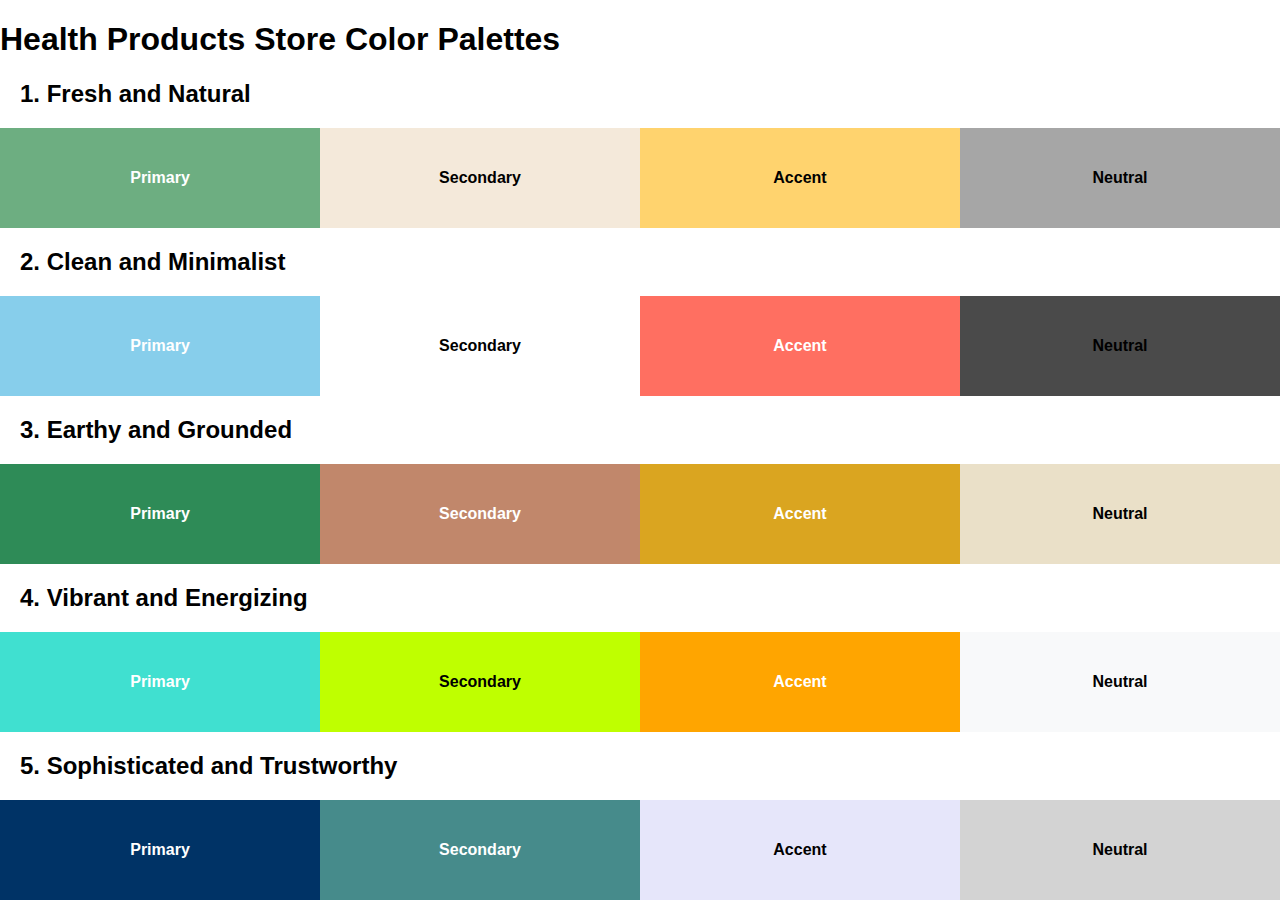
<file: siand.html>
<!DOCTYPE html>
<html lang="en">
<head>
    <meta charset="UTF-8">
    <meta name="viewport" content="width=device-width, initial-scale=1.0">
    <title>Health Products Store Color Palettes</title>
    <style>
        body {
            font-family: Arial, sans-serif;
            margin: 0;
            padding: 0;
        }
        .palette {
            display: flex;
            margin: 20px 0;
        }
        .palette div {
            flex: 1;
            height: 100px;
            text-align: center;
            line-height: 100px;
            color: white;
            font-weight: bold;
        }
        .palette div.neutral {
            color: black;
        }
        h2 {
            margin: 20px;
        }
    </style>
</head>
<body>
    <h1>Health Products Store Color Palettes</h1>

    <h2>1. Fresh and Natural</h2>
    <div class="palette">
        <div style="background-color: #6DAE81;">Primary</div>
        <div style="background-color: #F4E9DA; color: black;">Secondary</div>
        <div style="background-color: #FFD36E; color: black;">Accent</div>
        <div style="background-color: #A6A6A6;" class="neutral">Neutral</div>
    </div>

    <h2>2. Clean and Minimalist</h2>
    <div class="palette">
        <div style="background-color: #87CEEB;">Primary</div>
        <div style="background-color: #FFFFFF; color: black;">Secondary</div>
        <div style="background-color: #FF6F61;">Accent</div>
        <div style="background-color: #4A4A4A;" class="neutral">Neutral</div>
    </div>

    <h2>3. Earthy and Grounded</h2>
    <div class="palette">
        <div style="background-color: #2E8B57;">Primary</div>
        <div style="background-color: #C1876B;">Secondary</div>
        <div style="background-color: #DAA520;">Accent</div>
        <div style="background-color: #EAE0C8; color: black;" class="neutral">Neutral</div>
    </div>

    <h2>4. Vibrant and Energizing</h2>
    <div class="palette">
        <div style="background-color: #40E0D0;">Primary</div>
        <div style="background-color: #BFFF00; color: black;">Secondary</div>
        <div style="background-color: #FFA500;">Accent</div>
        <div style="background-color: #F8F9FA; color: black;" class="neutral">Neutral</div>
    </div>

    <h2>5. Sophisticated and Trustworthy</h2>
    <div class="palette">
        <div style="background-color: #003366;">Primary</div>
        <div style="background-color: #468B8B;">Secondary</div>
        <div style="background-color: #E6E6FA; color: black;">Accent</div>
        <div style="background-color: #D3D3D3; color: black;" class="neutral">Neutral</div>
    </div>
</body>
</html>
</file>
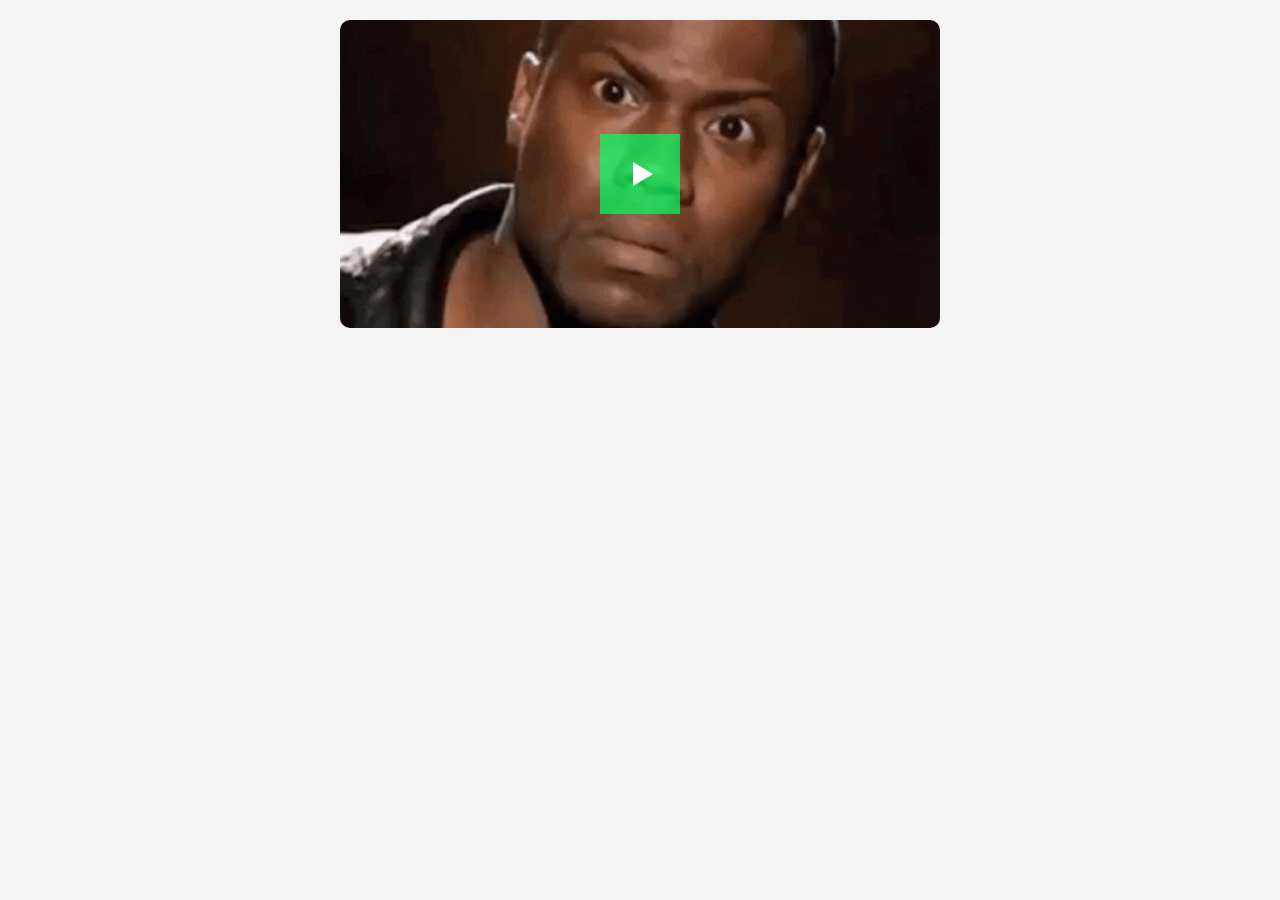
<file: test.html>
<!DOCTYPE html>
<html lang="en">
  <head>
    <meta charset="UTF-8" />
    <meta name="viewport" content="width=device-width, initial-scale=1.0" />
    <title>Custom YouTube Video</title>
    <style>
      body {
        font-family: Arial, sans-serif;
        background: #f4f4f4;
        margin: 0;
        padding: 20px;
      }

      .video-container {
        position: relative;
        width: 100%;
        max-width: 600px;
        margin: 0 auto;
        cursor: pointer;
      }

      .video-container iframe {
        width: 100%;
        height: 315px;
        display: none;
      }

      .custom-thumbnail {
        width: 100%;
        height: 308px;
        background-size: cover;
        background-position: center;
        border-radius: 10px;
        overflow: hidden;
      }

      .custom-thumbnail img {
        width: 100%;
        height: 100%;
        object-fit: cover;
        border-radius: 10px;
      }

      .custom-play-button {
        position: absolute;
        top: 50%;
        left: 50%;
        transform: translate(-50%, -50%);
        width: 80px;
        height: 80px;
        background: rgba(0, 255, 98, 0.7);
        display: flex;
        justify-content: center;
        align-items: center;
        transition: background 0.3s ease;
      }

      .custom-play-button:hover {
        background: rgba(0, 0, 0, 0.9);
      }

      .custom-play-button::before {
        content: "";
        display: block;
        width: 0;
        height: 0;
        border-left: 20px solid white;
        border-top: 12px solid transparent;
        border-bottom: 12px solid transparent;
        margin-left: 5px;
      }
    </style>
  </head>
  <body>
    <div class="video-container" id="videoContainer">
      <div class="custom-thumbnail" id="thumbnail" style="background-image: url('./images/what-man.gif')"></div>

      <div class="custom-play-button" id="customPlayButton"></div>

      <iframe id="youtubeIframe" src="https://www.youtube.com/embed/pMZaeYe3NgQ?si=UNhE27EK5bWden3c&enablejsapi=1&controls=0&rel=0&modestbranding=1&showinfo=0" frameborder="0" allow="accelerometer; autoplay; clipboard-write; encrypted-media; gyroscope; picture-in-picture" allowfullscreen></iframe>
    </div>
    <iframe width="560" height="315" 
    src="https://www.youtube.com/embed/pMZaeYe3NgQ?showinfo=0&modestbranding=1" 
    frameborder="0" 
    allow="autoplay; encrypted-media" 
    allowfullscreen>
</iframe>

    <script>
      const videoContainer = document.getElementById("videoContainer");
      const customPlayButton = document.getElementById("customPlayButton");
      const thumbnail = document.getElementById("thumbnail");
      const youtubeIframe = document.getElementById("youtubeIframe");

      let player;
      function onYouTubeIframeAPIReady() {
        player = new YT.Player("youtubeIframe", {
          events: {
            onReady: initializeCustomPlayer,
          },
        });
      }

      function initializeCustomPlayer() {
        videoContainer.addEventListener("click", () => {
          if (player) {
            thumbnail.style.display = "none";
            customPlayButton.style.display = "none";
            youtubeIframe.style.display = "block";
            player.playVideo();
          }
        });
      }

      const tag = document.createElement("script");
      tag.src = "https://www.youtube.com/iframe_api";
      const firstScriptTag = document.getElementsByTagName("script")[0];
      firstScriptTag.parentNode.insertBefore(tag, firstScriptTag);
    </script>
  </body>
</html>
</file>
